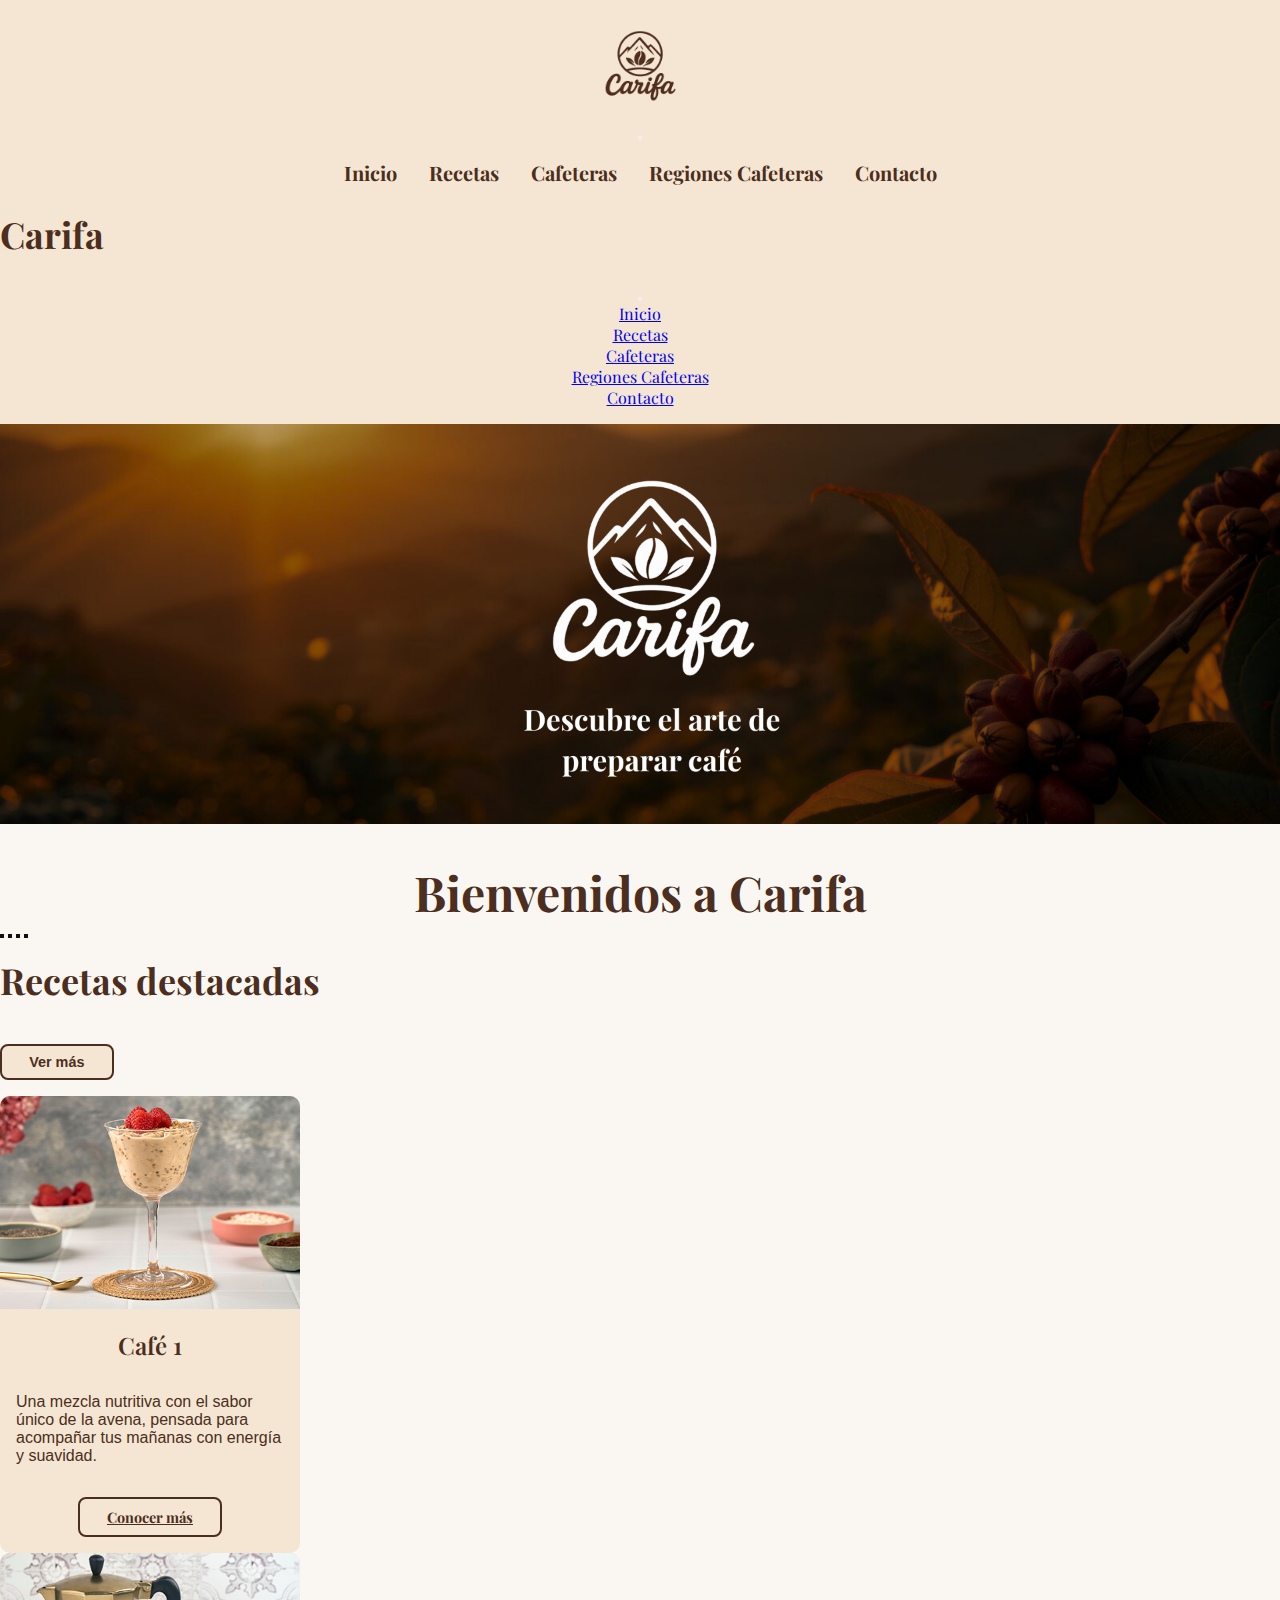
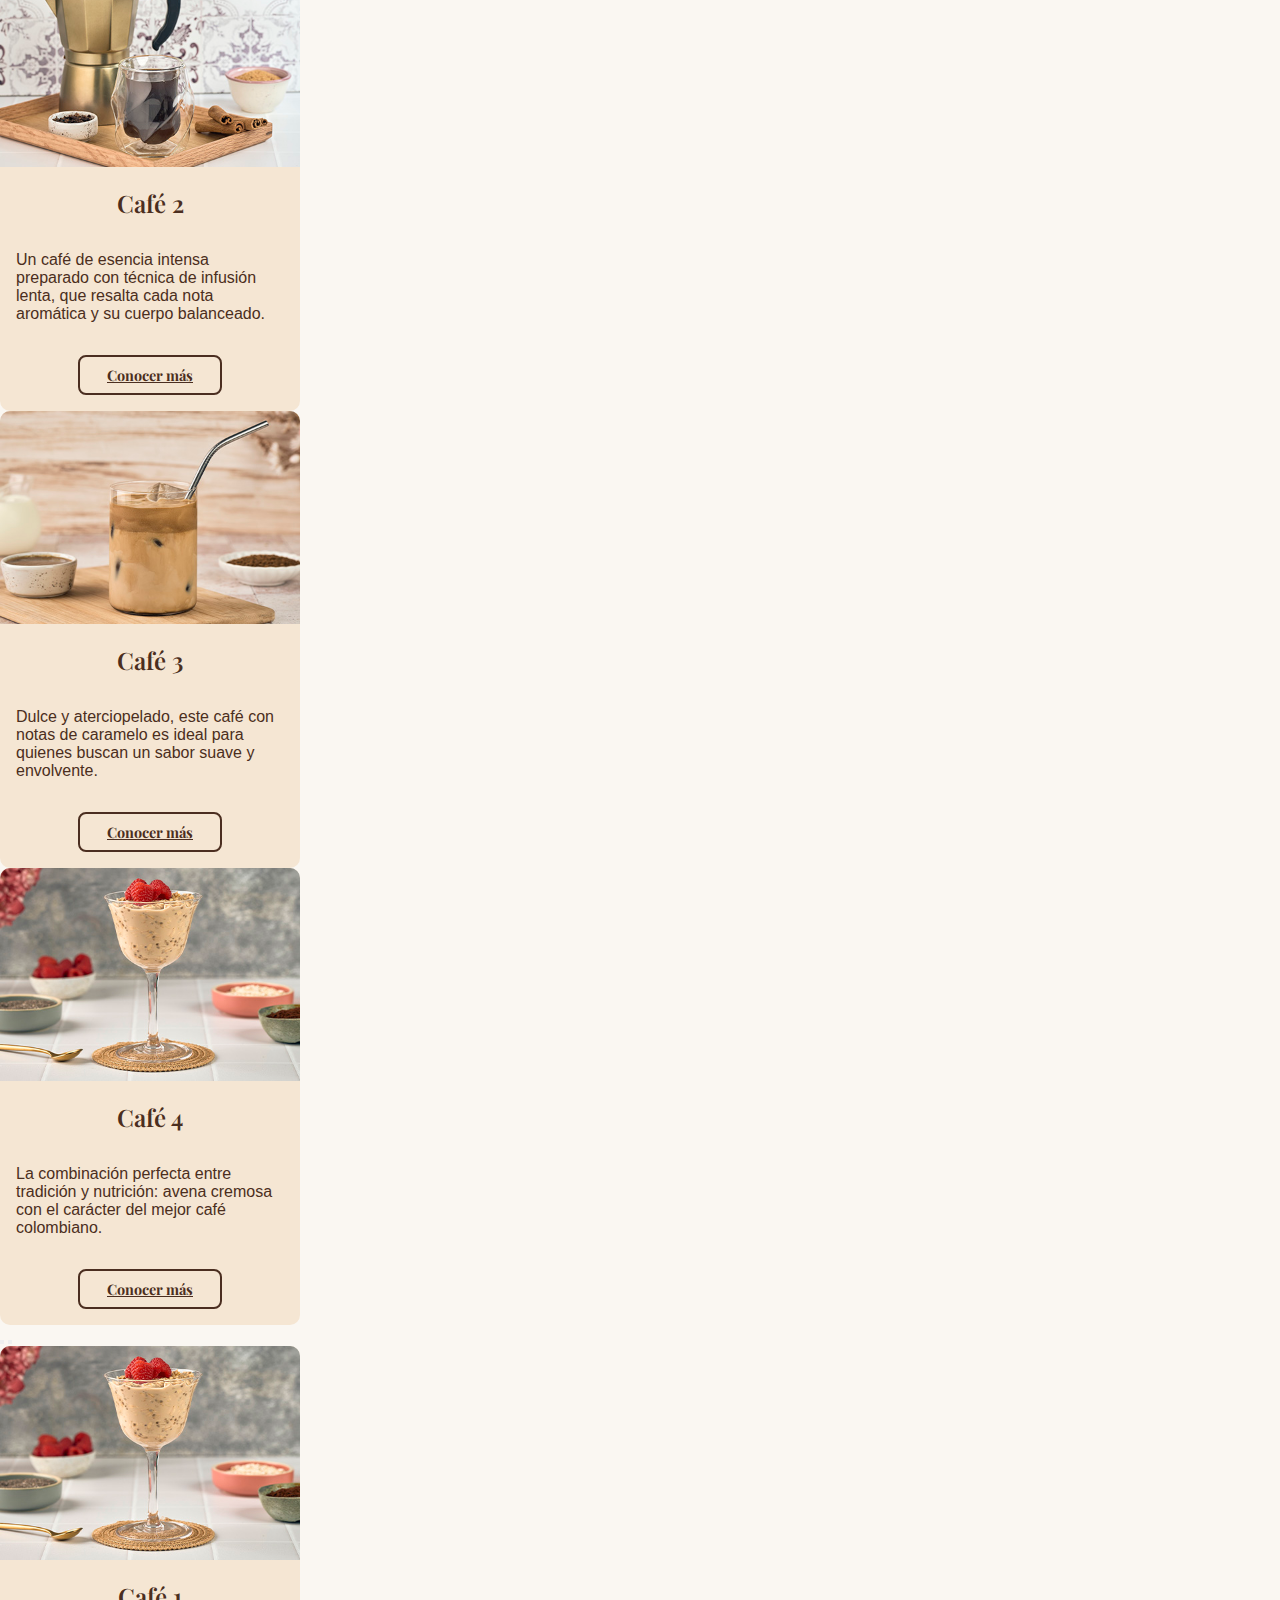
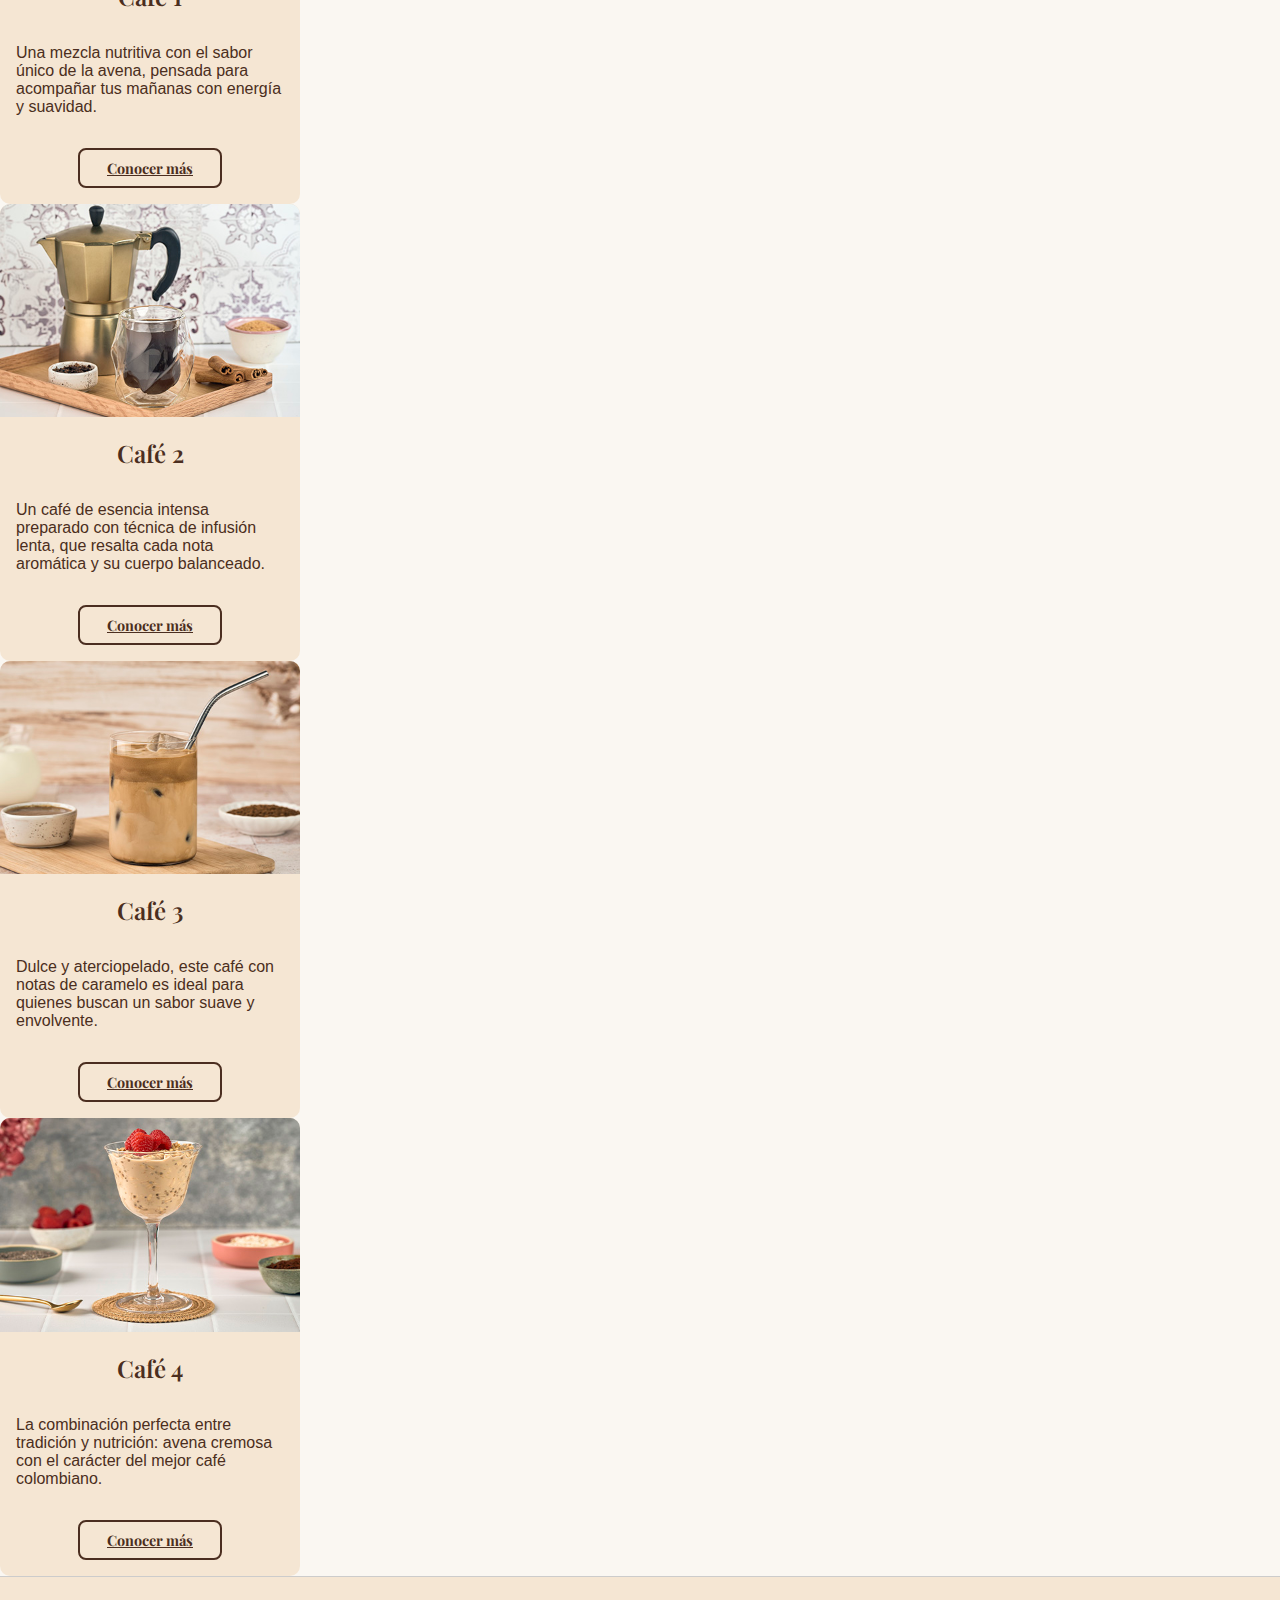
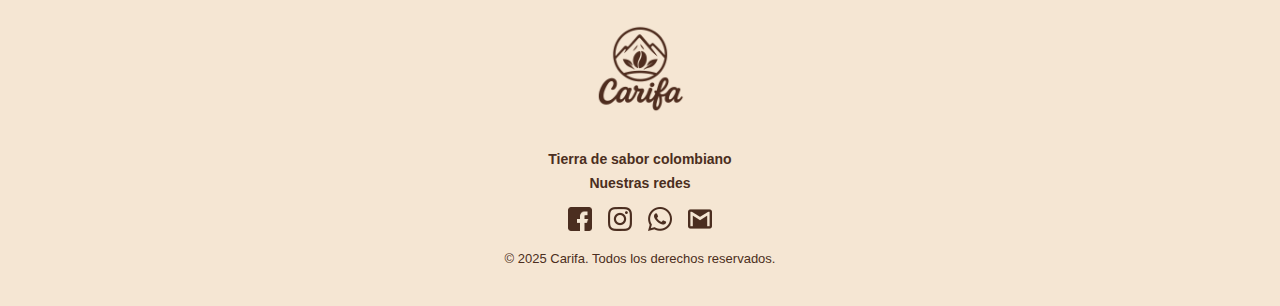
<file: index.html>
<!DOCTYPE html>
<html lang="es">
  <head>
    <meta charset="UTF-8" />
    <meta name="viewport" content="width=device-width, initial-scale=1.0" />
    <title>Carifa | Inicio </title>

    <!-- Bootstrap -->
    <link
      href="https://cdn.jsdelivr.net/npm/bootstrap@5.3.8/dist/css/bootstrap.min.css"
      rel="stylesheet"
      integrity="sha384-sRIl4kxILFvY47J16cr9ZwB07vP4J8+LH7qKQnuqkuIAvNWLzeN8tE5YBujZqJLB"
      crossorigin="anonymous"
    />

    <!-- CSS -->
    <link rel="stylesheet" href="./css/style.css" />
  </head>

  <body>
    <!-- HEADER -->
    <header>
      <nav class="navbar navbar-expand-lg bg-header">
        <div class="container-fluid">
          <!-- Logo -->
          <a class="navbar-brand" href="index.html">
            <img src="./assets/logo.png" alt="Logo de Carifa" class="img-logo" />
          </a>

          <!-- Botón hamburguesa -->
          <button
            class="navbar-toggler"
            type="button"
            data-bs-toggle="offcanvas"
            data-bs-target="#menuOffcanvas"
            aria-controls="menuOffcanvas"
          >
            <span class="navbar-toggler-icon"></span>
          </button>

          <!-- Menú normal -->
          <div class="collapse navbar-collapse d-none d-lg-block">
            <ul class="navbar-nav ms-auto mb-2 mb-lg-0">
              <li class="nav-item"><a class="nav-link fw-bold" href="index.html">Inicio</a></li>
              <li class="nav-item"><a class="nav-link fw-bold" href="./pages/recetas.html">Recetas</a></li>
              <li class="nav-item"><a class="nav-link fw-bold" href="./pages/cafeteras.html">Cafeteras</a></li>
              <li class="nav-item"><a class="nav-link fw-bold" href="./pages/regionesCafeteras.html">Regiones Cafeteras</a></li>
              <li class="nav-item"><a class="nav-link fw-bold" href="./pages/contacto.html">Contacto</a></li>
            </ul>
          </div>
        </div>
      </nav>

      <!-- Menú offcanvas -->
      <div class="offcanvas offcanvas-end" tabindex="-1" id="menuOffcanvas" aria-labelledby="menuOffcanvasLabel">
        <div class="offcanvas-header">
          <h2 class="offcanvas-title" id="menuOffcanvasLabel">Carifa</h2>
          <button type="button" class="btn-close" data-bs-dismiss="offcanvas" aria-label="Cerrar"></button>
        </div>
        <div class="offcanvas-body">
          <ul class="navbar-nav">
            <li class="nav-item"><a class="nav-link fw-bold" href="index.html">Inicio</a></li>
            <li class="nav-item"><a class="nav-link fw-bold" href="./pages/recetas.html">Recetas</a></li>
            <li class="nav-item"><a class="nav-link fw-bold" href="./pages/cafeteras.html">Cafeteras</a></li>
            <li class="nav-item"><a class="nav-link fw-bold" href="./pages/regionesCafeteras.html">Regiones Cafeteras</a></li>
            <li class="nav-item"><a class="nav-link fw-bold" href="./pages/contacto.html">Contacto</a></li>
          </ul>
        </div>
      </div>
    </header>

    <!-- MAIN -->
    <main>
      <!-- Banner -->
      <section>
        <img src="./assets/banner-index.png" alt="Banner principal de Carifa" class="banner" />
      </section>

      <!-- Título principal -->
      <section>
        <h1>Bienvenidos a Carifa</h1>
      </section>

      <!-- Sección de recetas -->
      <section>
        <div class="subtitulo d-flex justify-content-between align-items-center mb-3 px-3">
          <h2>Recetas destacadas</h2>
          <form action="">
            <button type="submit" class="btn-inicio">Ver más</button>
          </form>
        </div>

        <!-- Carrusel móvil -->
        <div class="d-flex justify-content-center d-md-none py-4 mb-2">
          <div
            id="recetasCarousel"
            class="carousel slide"
            data-bs-ride="carousel"
            data-bs-interval="4000"
            style="max-width: 320px;"
          >
            <div class="carousel-indicators">
              <button type="button" data-bs-target="#recetasCarousel" data-bs-slide-to="0" class="active"></button>
              <button type="button" data-bs-target="#recetasCarousel" data-bs-slide-to="1"></button>
              <button type="button" data-bs-target="#recetasCarousel" data-bs-slide-to="2"></button>
              <button type="button" data-bs-target="#recetasCarousel" data-bs-slide-to="3"></button>
            </div>

            <div class="carousel-inner">
              <div class="carousel-item active">
                <div class="card text-center">
                  <img src="./assets/avena-trasnochada.png" class="card-img-top" alt="Avena trasnochada" />
                  <div class="card-body">
                    <h3 class="card-title">Café 1</h3>
                    <p class="card-text">Una mezcla nutritiva con el sabor único de la avena, pensada para acompañar tus mañanas con energía y suavidad.</p>
                    <a href="#" class="btn btn-inicio btn-sm">Conocer más</a>
                  </div>
                </div>
              </div>

              <div class="carousel-item">
                <div class="card text-center">
                  <img src="./assets/cafe-infusionado.png" class="card-img-top" alt="Café infusionado" />
                  <div class="card-body">
                    <h3 class="card-title">Café 2</h3>
                    <p class="card-text">Un café de esencia intensa preparado con técnica de infusión lenta, que resalta cada nota aromática y su cuerpo balanceado.</p>
                    <a href="#" class="btn btn-inicio btn-sm">Conocer más</a>
                  </div>
                </div>
              </div>

              <div class="carousel-item">
                <div class="card text-center">
                  <img src="./assets/cremoso-caramelo.png" class="card-img-top" alt="Cremoso caramelo" />
                  <div class="card-body">
                    <h3 class="card-title">Café 3</h3>
                    <p class="card-text">Dulce y aterciopelado, este café con notas de caramelo es ideal para quienes buscan un sabor suave y envolvente.</p>
                    <a href="#" class="btn btn-inicio btn-sm">Conocer más</a>
                  </div>
                </div>
              </div>

              <div class="carousel-item">
                <div class="card text-center">
                  <img src="./assets/avena-trasnochada.png" class="card-img-top" alt="Avena trasnochada" />
                  <div class="card-body">
                    <h3 class="card-title">Café 4</h3>
                    <p class="card-text">La combinación perfecta entre tradición y nutrición: avena cremosa con el carácter del mejor café colombiano.</p>
                    <a href="#" class="btn btn-inicio btn-sm">Conocer más</a>
                  </div>
                </div>
              </div>
            </div>

            <button class="carousel-control-prev" type="button" data-bs-target="#recetasCarousel" data-bs-slide="prev">
              <span class="carousel-control-prev-icon"></span>
            </button>
            <button class="carousel-control-next" type="button" data-bs-target="#recetasCarousel" data-bs-slide="next">
              <span class="carousel-control-next-icon"></span>
            </button>
          </div>
        </div>

        <!-- Grid desktop -->
        <div class="row g-3 justify-content-center d-none d-md-flex py-4">
          <div class="col-md-2">
            <div class="card h-100 text-center">
              <img src="./assets/avena-trasnochada.png" class="card-img-top" alt="Avena trasnochada" />
              <div class="card-body">
                <h3 class="card-title">Café 1</h3>
                <p class="card-text">Una mezcla nutritiva con el sabor único de la avena, pensada para acompañar tus mañanas con energía y suavidad.</p>
                <a href="#" class="btn btn-inicio btn-sm">Conocer más</a>
              </div>
            </div>
          </div>

          <div class="col-md-2">
            <div class="card h-100 text-center">
              <img src="./assets/cafe-infusionado.png" class="card-img-top" alt="Café infusionado" />
              <div class="card-body">
                <h3 class="card-title">Café 2</h3>
                <p class="card-text">Un café de esencia intensa preparado con técnica de infusión lenta, que resalta cada nota aromática y su cuerpo balanceado.</p>
                <a href="#" class="btn btn-inicio btn-sm">Conocer más</a>
              </div>
            </div>
          </div>

          <div class="col-md-2">
            <div class="card h-100 text-center">
              <img src="./assets/cremoso-caramelo.png" class="card-img-top" alt="Cremoso caramelo" />
              <div class="card-body">
                <h3 class="card-title">Café 3</h3>
                <p class="card-text">Dulce y aterciopelado, este café con notas de caramelo es ideal para quienes buscan un sabor suave y envolvente.</p>
                <a href="#" class="btn btn-inicio btn-sm">Conocer más</a>
              </div>
            </div>
          </div>

          <div class="col-md-2">
            <div class="card h-100 text-center">
              <img src="./assets/avena-trasnochada.png" class="card-img-top" alt="Avena trasnochada" />
              <div class="card-body">
                <h3 class="card-title">Café 4</h3>
                <p class="card-text">La combinación perfecta entre tradición y nutrición: avena cremosa con el carácter del mejor café colombiano.</p>
                <a href="#" class="btn btn-inicio btn-sm">Conocer más</a>
              </div>
            </div>
          </div>
        </div>
      </section>
    </main>

    <!-- FOOTER -->
    <footer>
      <div class="container">
        <div class="row align-items-center">
          <div class="col-6 d-flex flex-column align-items-start">
            <img src="./assets/logo.png" alt="Logo Carifa" class="logo" />
            <p class="mb-0"><strong>Tierra de sabor colombiano</strong></p>
          </div>

          <div class="col-6 d-flex flex-column align-items-end">
            <p class="mb-2"><strong>Nuestras redes</strong></p>
            <ul class="d-flex gap-2 justify-content-end list-unstyled m-0">
              <li><a href="#"><img src="./assets/facebook.png" alt="Facebook" /></a></li>
              <li><a href="#"><img src="./assets/instagram.png" alt="Instagram" /></a></li>
              <li><a href="#"><img src="./assets/whatsapp.png" alt="Whatsapp" /></a></li>
              <li><a href="#"><img src="./assets/logotipo-de-gmail.png" alt="Gmail" /></a></li>
            </ul>
          </div>
        </div>

        <div class="row">
          <div class="col-12 text-center">
            <p class="copyright mb-0">&copy; 2025 Carifa. Todos los derechos reservados.</p>
          </div>
        </div>
      </div>
    </footer>

    <!-- Bootstrap JS -->
    <script
      src="https://cdn.jsdelivr.net/npm/bootstrap@5.3.8/dist/js/bootstrap.bundle.min.js"
      integrity="sha384-FKyoEForCGlyvwx9Hj09JcYn3nv7wiPVlz7YYwJrWVcXK/BmnVDxM+D2scQbITxI"
      crossorigin="anonymous"
    ></script>
  </body>
</html>
</file>
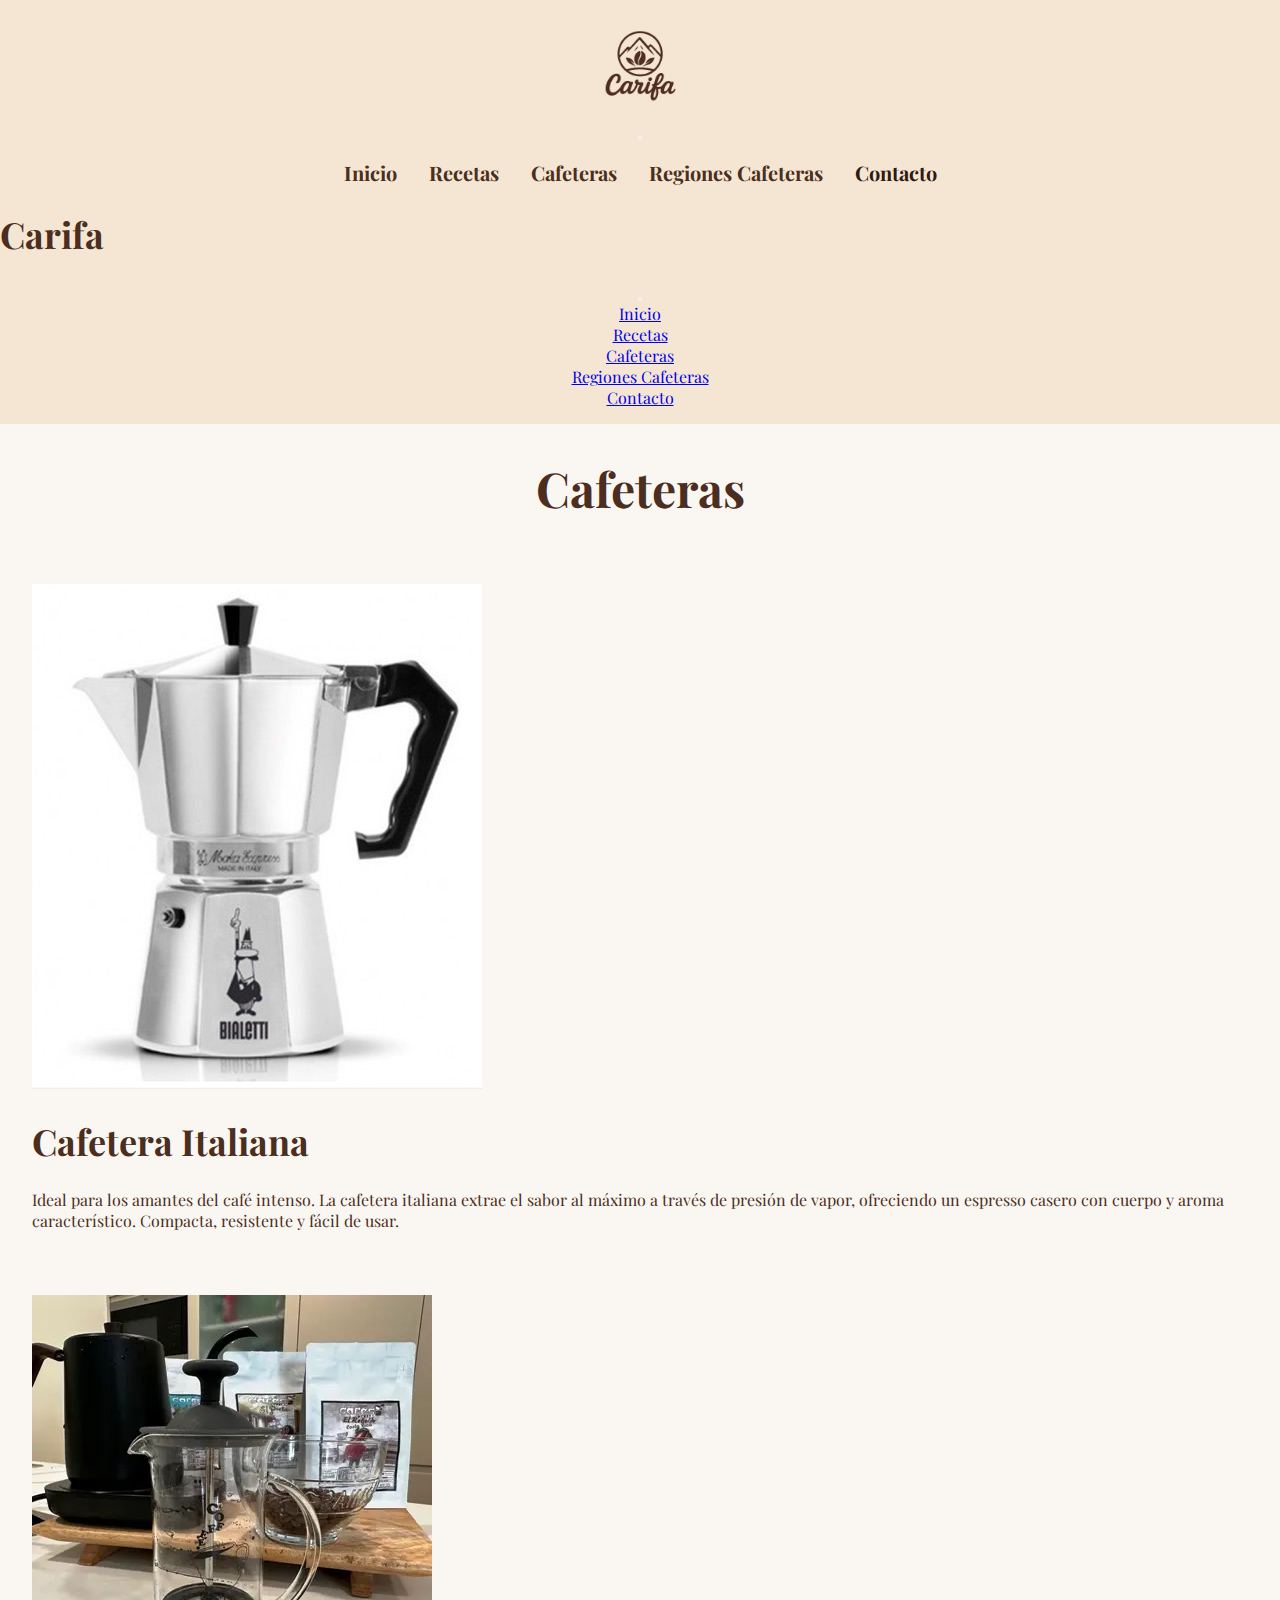
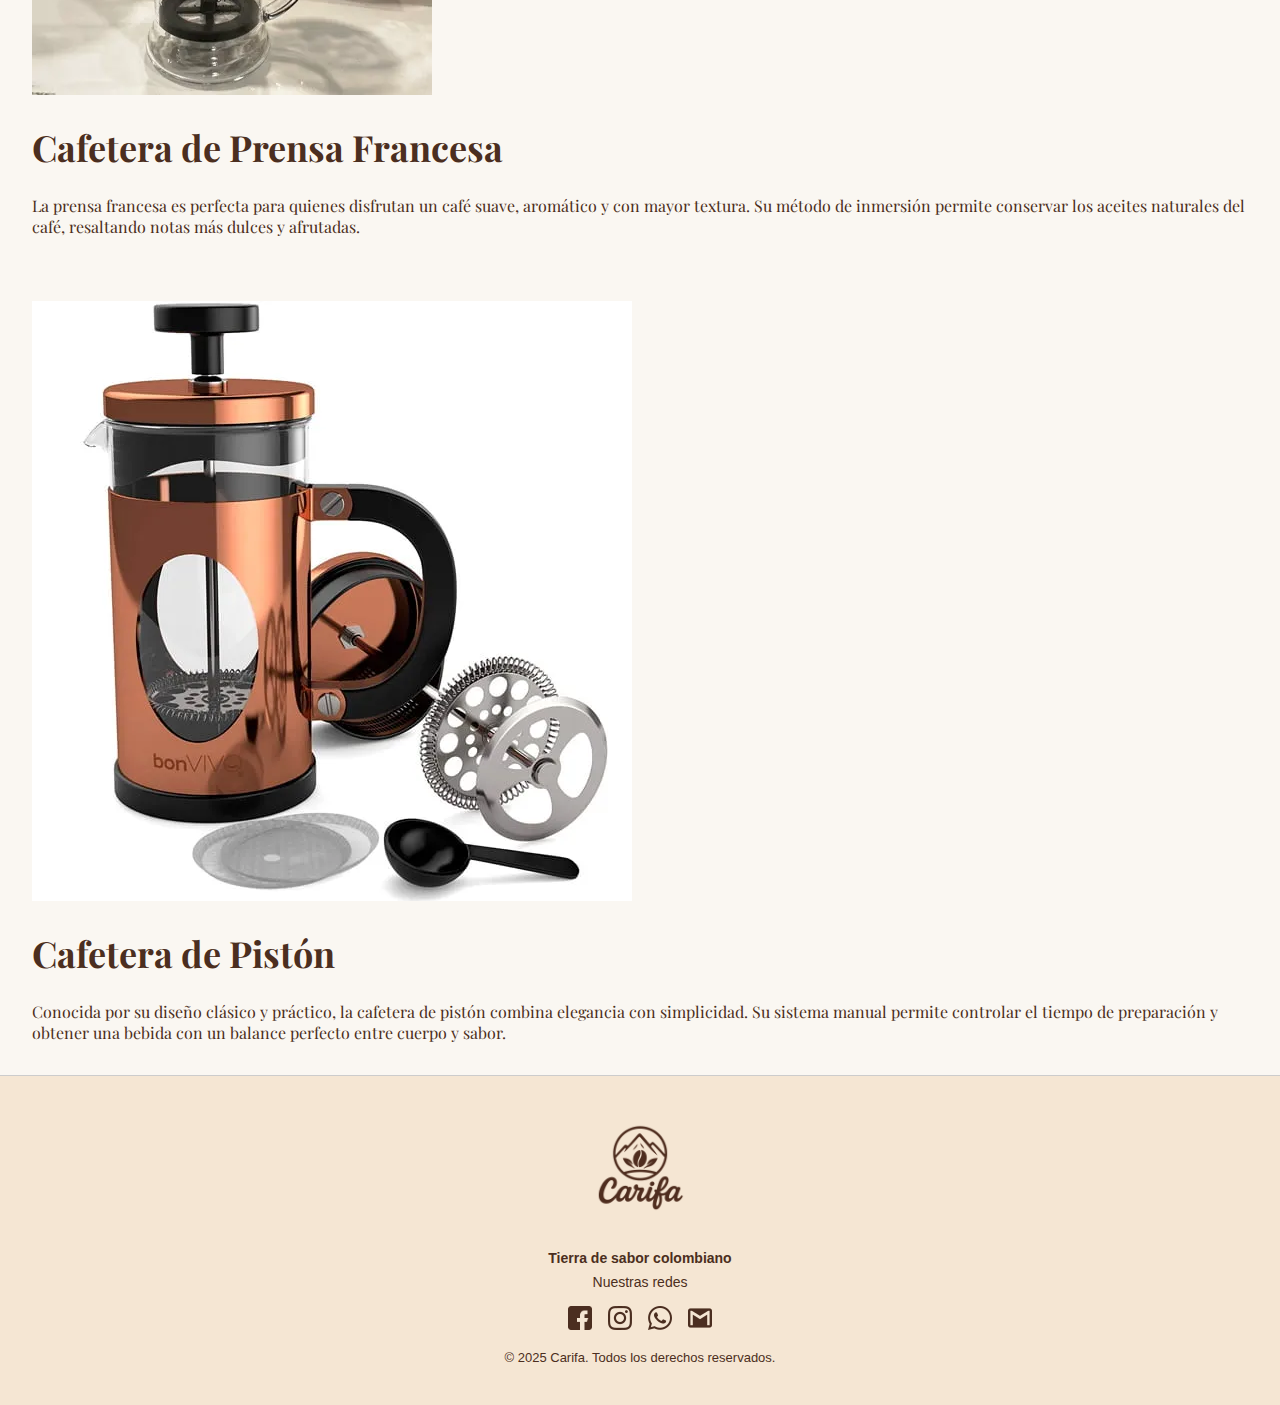
<file: pages/cafeteras.html>
<!DOCTYPE html>
<html lang="es">

<head>
  <meta charset="UTF-8">
  <meta name="viewport" content="width=device-width, initial-scale=1.0">
  <title>Regiones Cafeteras - Carifa</title>

  <!-- Bootstrap -->
  <link href="https://cdn.jsdelivr.net/npm/bootstrap@5.3.8/dist/css/bootstrap.min.css" rel="stylesheet"
    integrity="sha384-sRIl4kxILFvY47J16cr9ZwB07vP4J8+LH7qKQnuqkuIAvNWLzeN8tE5YBujZqJLB" crossorigin="anonymous">

  <!--  CSS -->
  <link rel="stylesheet" href="../css/style.css">
</head>


  <body>
    <!-- HEADER -->
    <header>
      <nav class="navbar navbar-expand-lg bg-encabezado">
        <div class="container-fluid">
          <!-- Logo -->
          <a class="navbar-brand" href="../index.html">
            <img src="../assets/logo.png" alt="Logo de Carifa" class="img-logo" />
          </a>

          <!-- Botón hamburguesa -->
          <button
            class="navbar-toggler"
            type="button"
            data-bs-toggle="offcanvas"
            data-bs-target="#menuOffcanvas"
            aria-controls="menuOffcanvas"
          >
            <span class="navbar-toggler-icon"></span>
          </button>

          <!-- Menú principal -->
          <div class="collapse navbar-collapse d-none d-lg-block">
            <ul class="navbar-nav ms-auto mb-2 mb-lg-0">
              <li class="nav-item"><a class="nav-link fw-bold" href="../index.html">Inicio</a></li>
              <li class="nav-item"><a class="nav-link fw-bold" href="recetas.html">Recetas</a></li>
              <li class="nav-item"><a class="nav-link fw-bold" href="cafeteras.html">Cafeteras</a></li>
              <li class="nav-item"><a class="nav-link fw-bold" href="regionesCafeteras.html">Regiones Cafeteras</a></li>
              <li class="nav-item"><a class="nav-link fw-bold active" href="contacto.html">Contacto</a></li>
            </ul>
          </div>
        </div>
      </nav>

      <!-- Menú móvil -->
      <div class="offcanvas offcanvas-end" tabindex="-1" id="menuOffcanvas" aria-labelledby="menuOffcanvasLabel">
        <div class="offcanvas-header">
          <h2 class="offcanvas-title fs-4" id="menuOffcanvasLabel">Carifa</h2>
          <button type="button" class="btn-close" data-bs-dismiss="offcanvas" aria-label="Cerrar"></button>
        </div>
        <div class="offcanvas-body">
          <ul class="navbar-nav">
            <li class="nav-item"><a class="nav-link fw-bold" href="../index.html">Inicio</a></li>
            <li class="nav-item"><a class="nav-link fw-bold" href="recetas.html">Recetas</a></li>
            <li class="nav-item"><a class="nav-link fw-bold" href="cafeteras.html">Cafeteras</a></li>
            <li class="nav-item"><a class="nav-link fw-bold" href="regionesCafeteras.html">Regiones Cafeteras</a></li>
            <li class="nav-item"><a class="nav-link fw-bold active" href="contacto.html">Contacto</a></li>
          </ul>
        </div>
      </div>
    </header>


    <!-- MAIN -->
    <main class="container my-5">
      <h1 class="mb-5">Cafeteras</h1>

      <!-- Cafetera Italiana -->
      <section class="row align-items-center mb-5 cafetera-back">
        <div class="col-md-6 text-center p-0">
          <img src="../assets/cafetera-italiana.png" alt="Cafetera italiana" class="img-fluid rounded" />
        </div>
        <div class="col-md-6">
          <h2>Cafetera Italiana</h2>
          <p>
            Ideal para los amantes del café intenso. La cafetera italiana extrae el sabor al máximo a través de presión de
            vapor, ofreciendo un espresso casero con cuerpo y aroma característico. Compacta, resistente y fácil de usar.
          </p>
        </div>
      </section>

      <!-- Cafetera Francesa -->
      <section class="row align-items-center mb-5 flex-md-row-reverse cafetera-back">
        <div class="col-md-6 text-center p-0">
          <img src="../assets/prensa-francesa.png" alt="Cafetera de prensa francesa" class="img-fluid rounded" />
        </div>
        <div class="col-md-6">
          <h2>Cafetera de Prensa Francesa</h2>
          <p>
            La prensa francesa es perfecta para quienes disfrutan un café suave, aromático y con mayor textura. Su método de
            inmersión permite conservar los aceites naturales del café, resaltando notas más dulces y afrutadas.
          </p>
        </div>
      </section>

      <!-- Cafetera de Pistón -->
      <section class="row align-items-center mb-5 cafetera-back">
        <div class="col-md-6 text-center p-0">
          <img src="../assets/cafetera-piston.png" alt="Cafetera de pistón" class="img-fluid rounded" />
        </div>
        <div class="col-md-6">
          <h2>Cafetera de Pistón</h2>
          <p>
            Conocida por su diseño clásico y práctico, la cafetera de pistón combina elegancia con simplicidad. Su sistema
            manual permite controlar el tiempo de preparación y obtener una bebida con un balance perfecto entre cuerpo y sabor.
          </p>
        </div>
      </section>
    </main>

    <!-- FOOTER -->
    <footer>
      <div class="container">
        <div class="row align-items-center">
          <div class="col-6 d-flex flex-column align-items-start">
            <img src="../assets/logo.png" alt="Logo Carifa" class="logo" />
            <p class="slogan mb-0"><strong>Tierra de sabor colombiano</strong></p>
          </div>

          <div class="col-6 d-flex flex-column align-items-end">
            <p class="fw-bold mb-2">Nuestras redes</p>
            <ul class="d-flex gap-2 justify-content-end list-unstyled m-0">
              <li><a href="#"><img src="../assets/facebook.png" alt="Facebook" /></a></li>
              <li><a href="#"><img src="../assets/instagram.png" alt="Instagram" /></a></li>
              <li><a href="#"><img src="../assets/whatsapp.png" alt="Whatsapp" /></a></li>
              <li><a href="#"><img src="../assets/logotipo-de-gmail.png" alt="Gmail" /></a></li>
            </ul>
          </div>
        </div>

        <div class="row">
          <div class="col-12 text-center">
            <p class="copyright mb-0">&copy; 2025 Carifa. Todos los derechos reservados.</p>
          </div>
        </div>
      </div>
    </footer>

    <!-- Bootstrap JS -->
    <script
      src="https://cdn.jsdelivr.net/npm/bootstrap@5.3.8/dist/js/bootstrap.bundle.min.js"
      integrity="sha384-FKyoEForCGlyvwx9Hj09JcYn3nv7wiPVlz7YYwJrWVcXK/BmnVDxM+D2scQbITxI"
      crossorigin="anonymous"
    ></script>
  </body>
</html>
</file>
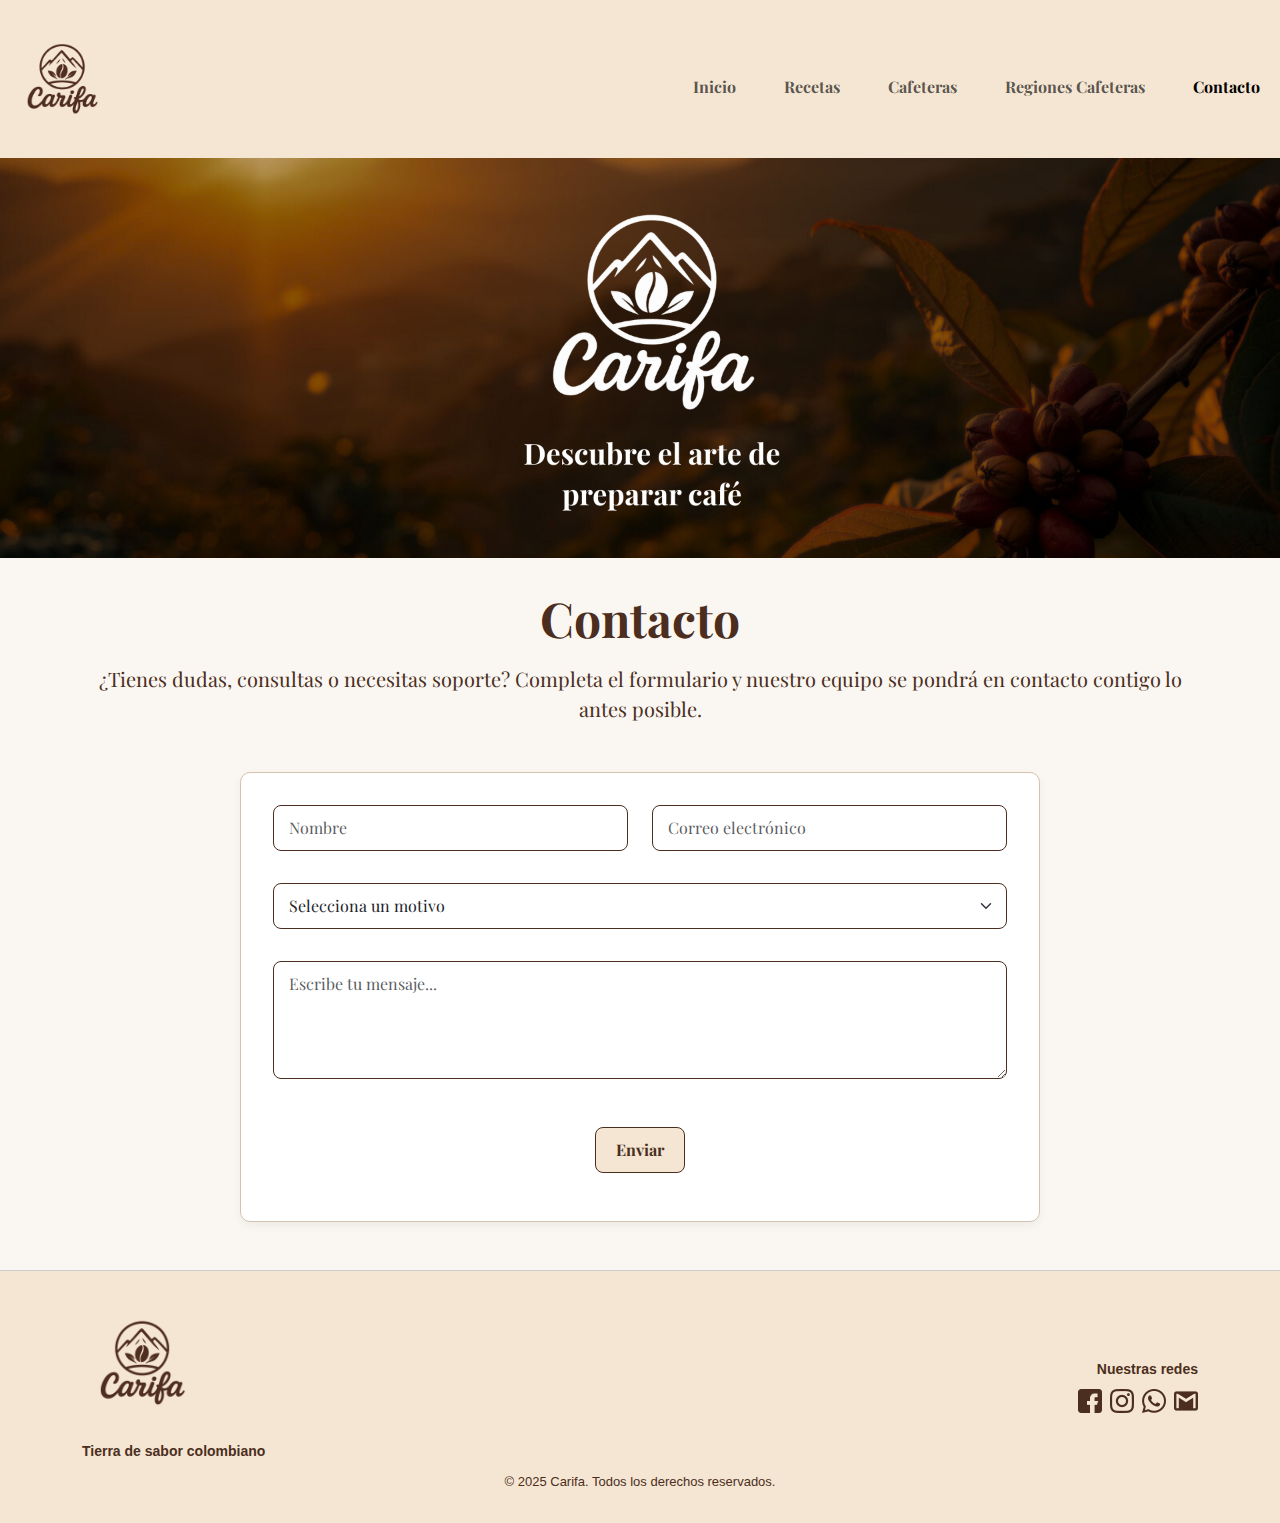
<file: pages/contacto.html>
<!DOCTYPE html>
<html lang="es">
  <head>
    <meta charset="UTF-8" />
    <meta name="viewport" content="width=device-width, initial-scale=1.0" />
    <title>Contacto - Carifa</title>

    <!-- Bootstrap -->
    <link
      href="https://cdn.jsdelivr.net/npm/bootstrap@5.3.8/dist/css/bootstrap.min.css"
      rel="stylesheet"
      crossorigin="anonymous"
    />

    <!-- CSS principal -->
    <link rel="stylesheet" href="../css/style.css" />
  </head>

  <body>
    <!-- HEADER -->
    <header>
      <nav class="navbar navbar-expand-lg bg-encabezado">
        <div class="container-fluid">
          <!-- Logo -->
          <a class="navbar-brand" href="../index.html">
            <img src="../assets/logo.png" alt="Logo de Carifa" class="img-logo" />
          </a>

          <!-- Botón hamburguesa -->
          <button
            class="navbar-toggler"
            type="button"
            data-bs-toggle="offcanvas"
            data-bs-target="#menuOffcanvas"
            aria-controls="menuOffcanvas"
          >
            <span class="navbar-toggler-icon"></span>
          </button>

          <!-- Menú principal -->
          <div class="collapse navbar-collapse d-none d-lg-block">
            <ul class="navbar-nav ms-auto mb-2 mb-lg-0">
              <li class="nav-item"><a class="nav-link fw-bold" href="../index.html">Inicio</a></li>
              <li class="nav-item"><a class="nav-link fw-bold" href="recetas.html">Recetas</a></li>
              <li class="nav-item"><a class="nav-link fw-bold" href="cafeteras.html">Cafeteras</a></li>
              <li class="nav-item"><a class="nav-link fw-bold" href="regionesCafeteras.html">Regiones Cafeteras</a></li>
              <li class="nav-item"><a class="nav-link fw-bold active" href="contacto.html">Contacto</a></li>
            </ul>
          </div>
        </div>
      </nav>

      <!-- Menú móvil -->
      <div class="offcanvas offcanvas-end" tabindex="-1" id="menuOffcanvas" aria-labelledby="menuOffcanvasLabel">
        <div class="offcanvas-header">
          <h2 class="offcanvas-title fs-4" id="menuOffcanvasLabel">Carifa</h2>
          <button type="button" class="btn-close" data-bs-dismiss="offcanvas" aria-label="Cerrar"></button>
        </div>
        <div class="offcanvas-body">
          <ul class="navbar-nav">
            <li class="nav-item"><a class="nav-link fw-bold" href="../index.html">Inicio</a></li>
            <li class="nav-item"><a class="nav-link fw-bold" href="recetas.html">Recetas</a></li>
            <li class="nav-item"><a class="nav-link fw-bold" href="cafeteras.html">Cafeteras</a></li>
            <li class="nav-item"><a class="nav-link fw-bold" href="regionesCafeteras.html">Regiones Cafeteras</a></li>
            <li class="nav-item"><a class="nav-link fw-bold active" href="contacto.html">Contacto</a></li>
          </ul>
        </div>
      </div>
    </header>

    <!-- MAIN -->
    <main>
        <section class="contacto text-center">
            <!-- Banner -->
            <section>
                <img src="../assets/banner-index.png" alt="Banner principal de Carifa" class="banner" />
            </section>
            <section class="container">
                            <!-- Título y descripción -->
                    <div class="descripcion-contacto mb-4">
                    <h1 class="mb-3">Contacto</h1>
                    <p class="lead">
                        ¿Tienes dudas, consultas o necesitas soporte? Completa el formulario y nuestro equipo se pondrá en contacto contigo lo antes posible.
                    </p>
                    </div>

                    <!-- Formulario -->
                    <section aria-labelledby="formularioContacto">
                    <h2 id="formularioContacto" class="visually-hidden">Formulario de contacto</h2>
                        <form action="#" method="post" class="form-contacto">
                            <div class="row mb-3">
                            <div class="col-md-6 mb-3 mb-md-0">
                                <input type="text" name="nombre" class="form-control" placeholder="Nombre" required />
                            </div>
                            <div class="col-md-6">
                                <input type="email" name="email" class="form-control" placeholder="Correo electrónico" required />
                            </div>
                            </div>

                            <div class="mb-3">
                            <select name="motivo" class="form-select" required>
                                <option value="">Selecciona un motivo</option>
                                <option value="consulta">Consulta</option>
                                <option value="soporte">Soporte</option>
                                <option value="otro">Otro</option>
                            </select>
                            </div>

                            <div class="mb-3">
                            <textarea name="mensaje" class="form-control" rows="4" placeholder="Escribe tu mensaje..." required></textarea>
                            </div>

                            <div class="d-grid">
                            <button type="submit" class="btn btn-inicio btn-lg">Enviar</button>
                            </div>
                        </form>
                    </section>
                </section>
        </section>

    </main>

    <!-- FOOTER -->
    <footer>
      <div class="container">
        <div class="row align-items-center">
          <div class="col-6 d-flex flex-column align-items-start">
            <img src="../assets/logo.png" alt="Logo Carifa" class="logo" />
            <p class="slogan mb-0"><strong>Tierra de sabor colombiano</strong></p>
          </div>

          <div class="col-6 d-flex flex-column align-items-end">
            <p class="fw-bold mb-2">Nuestras redes</p>
            <ul class="d-flex gap-2 justify-content-end list-unstyled m-0">
              <li><a href="#"><img src="../assets/facebook.png" alt="Facebook" /></a></li>
              <li><a href="#"><img src="../assets/instagram.png" alt="Instagram" /></a></li>
              <li><a href="#"><img src="../assets/whatsapp.png" alt="Whatsapp" /></a></li>
              <li><a href="#"><img src="../assets/logotipo-de-gmail.png" alt="Gmail" /></a></li>
            </ul>
          </div>
        </div>

        <div class="row">
          <div class="col-12 text-center">
            <p class="copyright mb-0">&copy; 2025 Carifa. Todos los derechos reservados.</p>
          </div>
        </div>
      </div>
    </footer>

    <!-- Bootstrap JS -->
    <script
      src="https://cdn.jsdelivr.net/npm/bootstrap@5.3.8/dist/js/bootstrap.bundle.min.js"
      crossorigin="anonymous"
    ></script>
  </body>
</html>
</file>
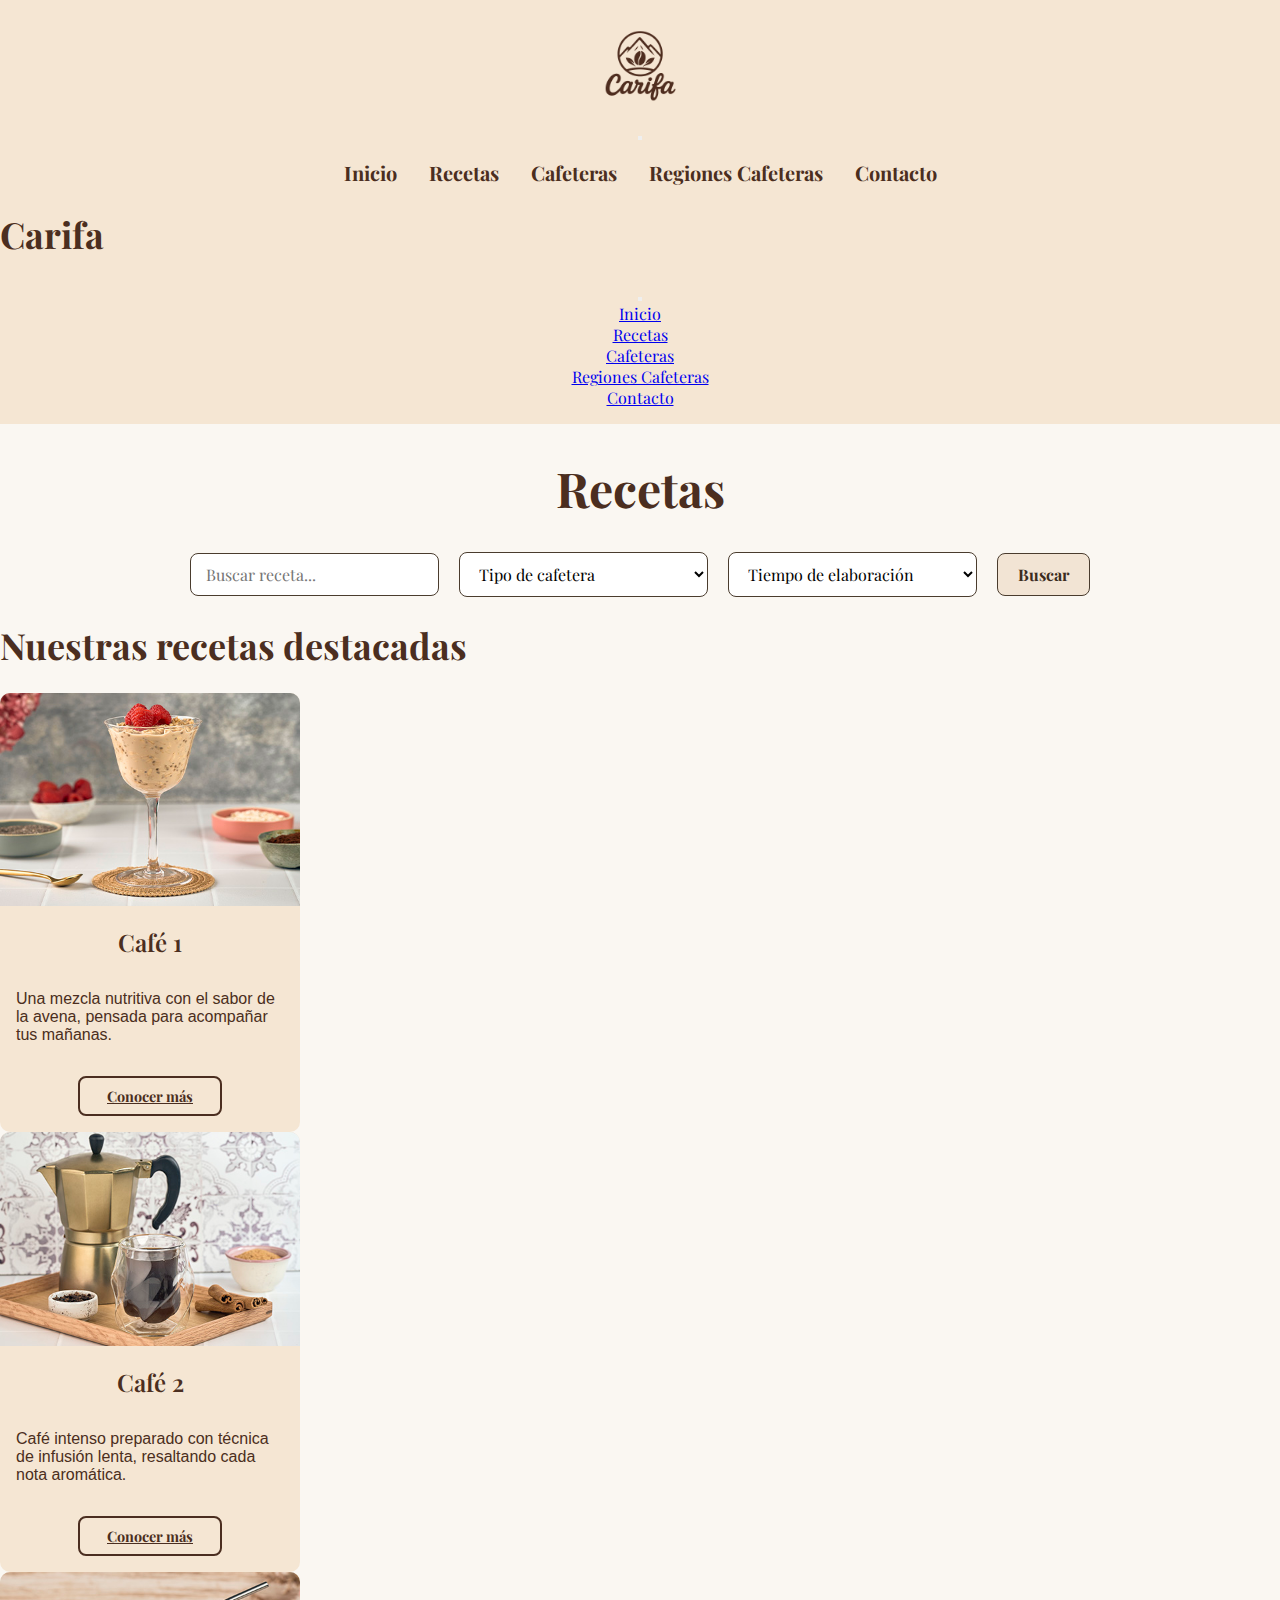
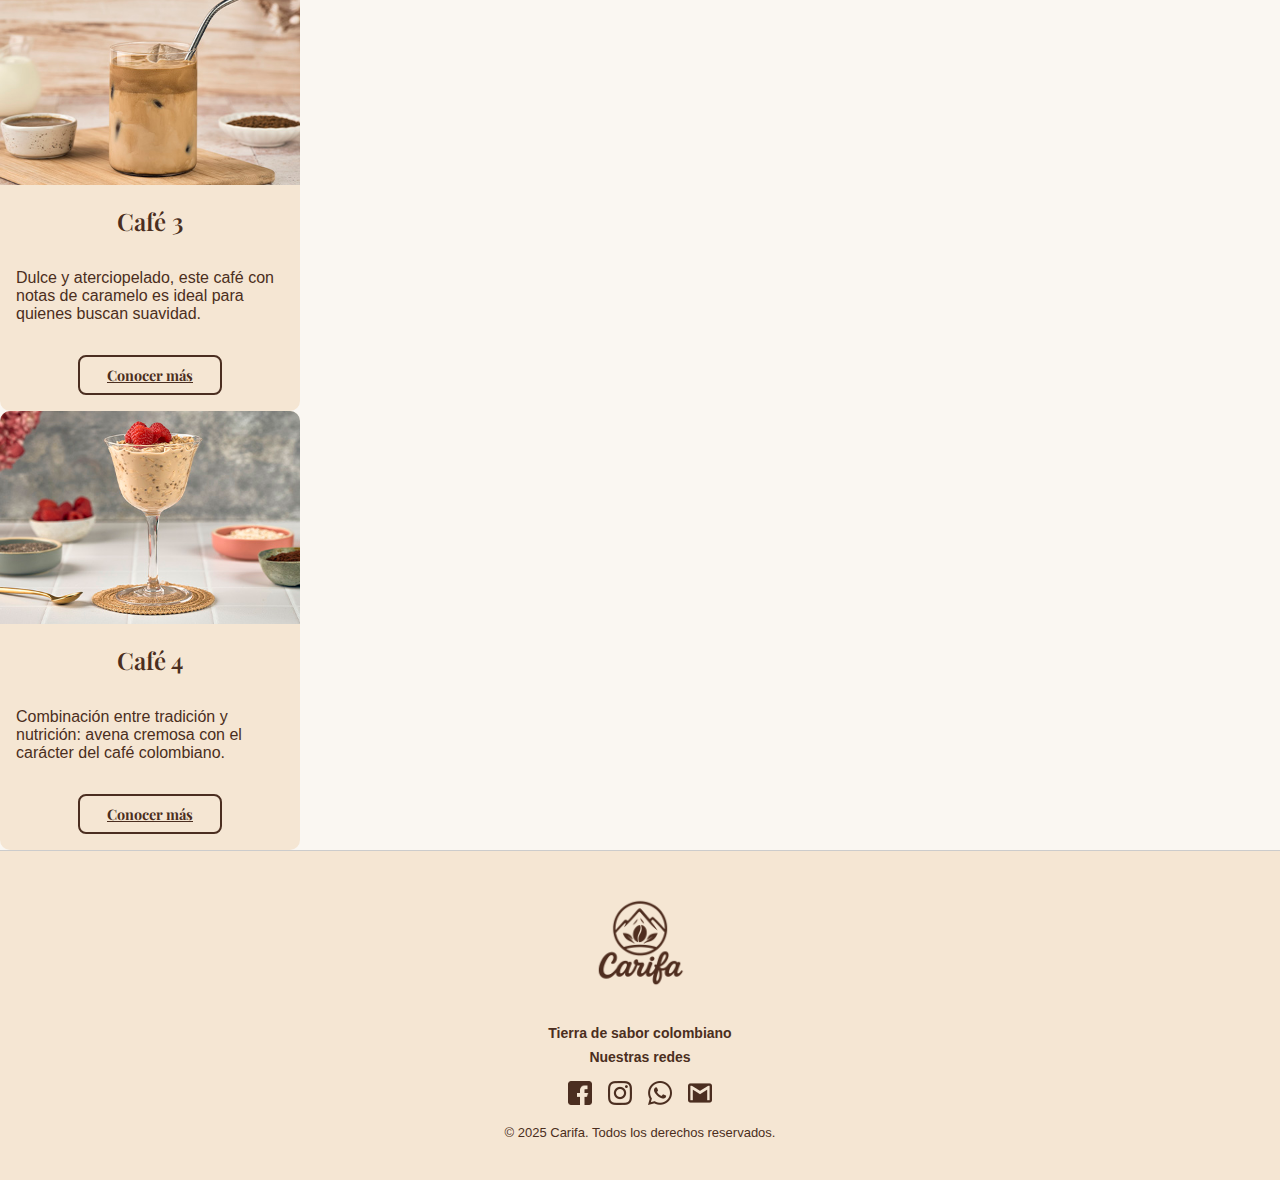
<file: pages/recetas.html>
<!DOCTYPE html>
<html lang="es">

<head>
  <meta charset="UTF-8">
  <meta name="viewport" content="width=device-width, initial-scale=1.0">
  <title>Recetas | Carifa</title>

  <!-- Bootstrap -->
  <link href="https://cdn.jsdelivr.net/npm/bootstrap@5.3.8/dist/css/bootstrap.min.css" rel="stylesheet"
    integrity="sha384-sRIl4kxILFvY47J16cr9ZwB07vP4J8+LH7qKQnuqkuIAvNWLzeN8tE5YBujZqJLB" crossorigin="anonymous">
  <!--  CSS -->
  <link rel="stylesheet" href="../css/style.css">
</head>

<body>
  <!-- HEADER -->
  <header>
    <nav class="navbar navbar-expand-lg custom-navbar">
      <div class="container-fluid">
        <!-- Logo -->
        <a class="navbar-brand" href="../index.html">
          <img src="../assets/logo.png" alt="Logo de Carifa" class="img-logo">
        </a>

        <!-- Botón hamburguesa -->
        <button class="navbar-toggler" type="button" data-bs-toggle="offcanvas" data-bs-target="#menuOffcanvas"
          aria-controls="menuOffcanvas">
          <span class="navbar-toggler-icon"></span>
        </button>

        <!-- Menú normal -->
        <div class="collapse navbar-collapse d-none d-lg-block">
          <ul class="navbar-nav ms-auto mb-2 mb-lg-0">
            <li class="nav-item"><a class="nav-link fw-bold" href="../index.html">Inicio</a></li>
            <li class="nav-item"><a class="nav-link fw-bold" href="recetas.html">Recetas</a></li>
            <li class="nav-item"><a class="nav-link fw-bold" href="cafeteras.html">Cafeteras</a></li>
            <li class="nav-item"><a class="nav-link fw-bold" href="regionesCafeteras.html">Regiones Cafeteras</a></li>
            <li class="nav-item"><a class="nav-link fw-bold" href="contacto.html">Contacto</a></li>
          </ul>
        </div>
      </div>
    </nav>

    <!-- Menú offcanvas -->
    <div class="offcanvas offcanvas-end" tabindex="-1" id="menuOffcanvas" aria-labelledby="menuOffcanvasLabel">
      <div class="offcanvas-header">
        <h2 class="offcanvas-title" id="menuOffcanvasLabel">Carifa</h2>
        <button type="button" class="btn-close" data-bs-dismiss="offcanvas" aria-label="Cerrar"></button>
      </div>
      <div class="offcanvas-body">
        <ul class="navbar-nav">
          <li class="nav-item"><a class="nav-link fw-bold" href="../index.html">Inicio</a></li>
          <li class="nav-item"><a class="nav-link fw-bold" href="recetas.html">Recetas</a></li>
          <li class="nav-item"><a class="nav-link fw-bold" href="cafeteras.html">Cafeteras</a></li>
          <li class="nav-item"><a class="nav-link fw-bold" href="regionesCafeteras.html">Regiones Cafeteras</a></li>
          <li class="nav-item"><a class="nav-link fw-bold" href="contacto.html">Contacto</a></li>
        </ul>
      </div>
    </div>
  </header>

  <!-- MAIN -->
  <main class="py-4">
    <!-- Título principal -->
    <h1 class="text-center mb-4">Recetas</h1>

    <!-- Filtros -->
    <section class="filters container mb-4">
        <form>
            <input type="text" placeholder="Buscar receta..." />
            
            <select>
                <option>Tipo de cafetera</option>
                <option>Espresso</option>
                <option>Prensa francesa</option>
                <option>Italiana</option>
            </select>
            
            <select>
                <option>Tiempo de elaboración</option>
                <option>Rápido (5 min)</option>
                <option>Medio (10-15 min)</option>
                <option>Lento (20+ min)</option>
            </select>
            
            <button type="submit">Buscar</button>
        </form>
    </section>

    <!-- Cards de recetas -->
    <section class="container">
      <h2 class="mb-3">Nuestras recetas destacadas</h2>
      <div class="row g-4">
        <div class="col-12 col-md-6 col-lg-3">
          <div class="card text-center">
            <img src="../assets/avena-trasnochada.png" class="card-img-top" alt="Avena trasnochada">
            <div class="card-body">
              <h3 class="card-title">Café 1</h3>
              <p>Una mezcla nutritiva con el sabor de la avena, pensada para acompañar tus mañanas.</p>
              <a href="#" class="btn btn-inicio btn-sm">Conocer más</a>
            </div>
          </div>
        </div>

        <div class="col-12 col-md-6 col-lg-3">
          <div class="card text-center">
            <img src="../assets/cafe-infusionado.png" class="card-img-top" alt="Café infusionado">
            <div class="card-body">
              <h3 class="card-title">Café 2</h3>
              <p>Café intenso preparado con técnica de infusión lenta, resaltando cada nota aromática.</p>
              <a href="#" class="btn btn-inicio btn-sm">Conocer más</a>
            </div>
          </div>
        </div>

        <div class="col-12 col-md-6 col-lg-3">
          <div class="card text-center">
            <img src="../assets/cremoso-caramelo.png" class="card-img-top" alt="Cremoso caramelo">
            <div class="card-body">
              <h3 class="card-title">Café 3</h3>
              <p>Dulce y aterciopelado, este café con notas de caramelo es ideal para quienes buscan suavidad.</p>
              <a href="#" class="btn btn-inicio btn-sm">Conocer más</a>
            </div>
          </div>
        </div>

        <div class="col-12 col-md-6 col-lg-3">
          <div class="card text-center">
            <img src="../assets/avena-trasnochada.png" class="card-img-top" alt="Avena trasnochada">
            <div class="card-body">
              <h3 class="card-title">Café 4</h3>
              <p >Combinación entre tradición y nutrición: avena cremosa con el carácter del café colombiano.</p>
              <a href="#" class="btn btn-inicio btn-sm">Conocer más</a>
            </div>
          </div>
        </div>
      </div>
    </section>
  </main>

  <!-- FOOTER -->
  <footer>
    <div class="container">
      <div class="row align-items-center">
        <div class="col-6 d-flex flex-column align-items-start">
          <img src="../assets/logo.png" alt="Logo Carifa" class="logo">
          <p class="mb-0"><strong>Tierra de sabor colombiano</strong></p>
        </div>

        <div class="col-6 d-flex flex-column align-items-end">
          <p class="mb-2"><strong>Nuestras redes</strong></p>
          <ul class="d-flex gap-2 justify-content-end list-unstyled m-0">
            <li><a href="#"><img src="../assets/facebook.png" alt="Facebook"></a></li>
            <li><a href="#"><img src="../assets/instagram.png" alt="Instagram"></a></li>
            <li><a href="#"><img src="../assets/whatsapp.png" alt="Whatsapp"></a></li>
            <li><a href="#"><img src="../assets/logotipo-de-gmail.png" alt="Gmail"></a></li>
          </ul>
        </div>
      </div>

      <div class="row">
        <div class="col-12 text-center">
          <p class="copyright mb-0">&copy; 2025 Carifa. Todos los derechos reservados.</p>
        </div>
      </div>
    </div>
  </footer>

  <!-- Bootstrap -->
  <script src="https://cdn.jsdelivr.net/npm/bootstrap@5.3.8/dist/js/bootstrap.bundle.min.js"
    integrity="sha384-FKyoEForCGlyvwx9Hj09JcYn3nv7wiPVlz7YYwJrWVcXK/BmnVDxM+D2scQbITxI" crossorigin="anonymous"></script>
</body>

</html>
</file>
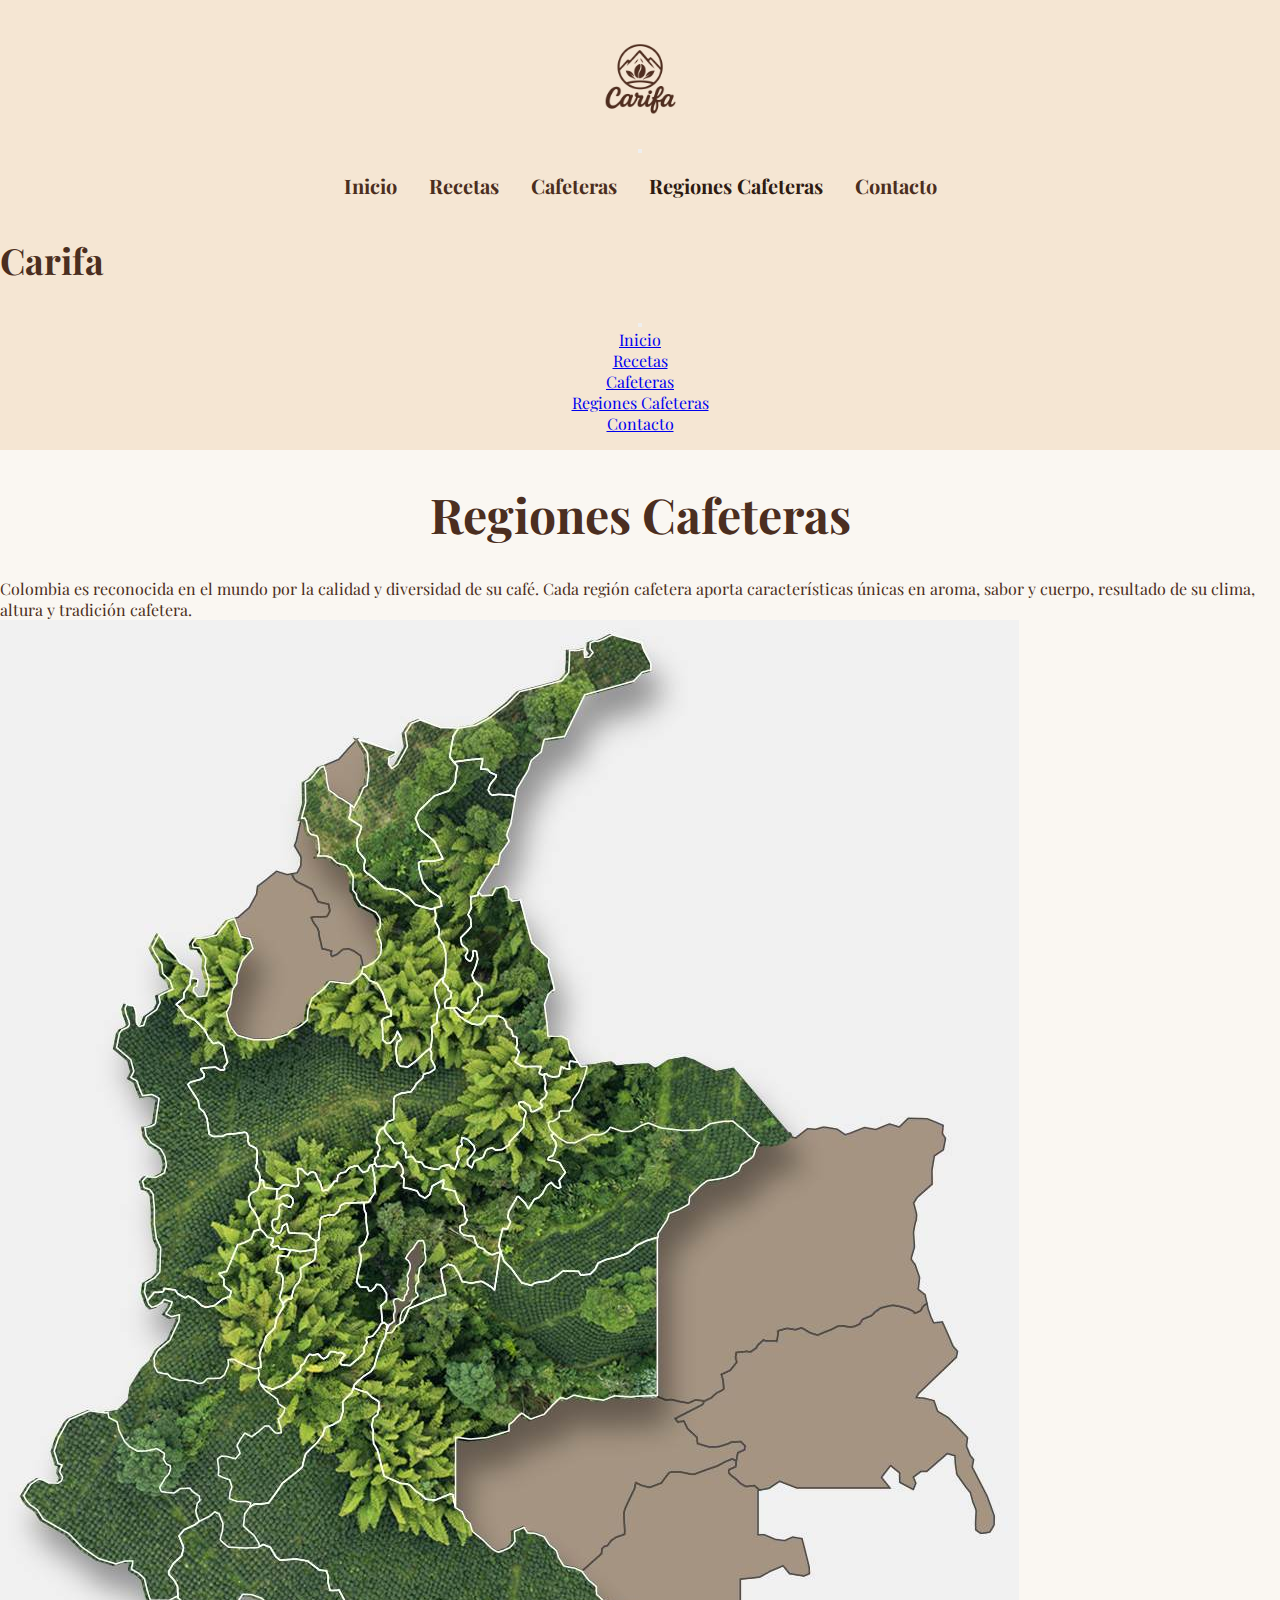
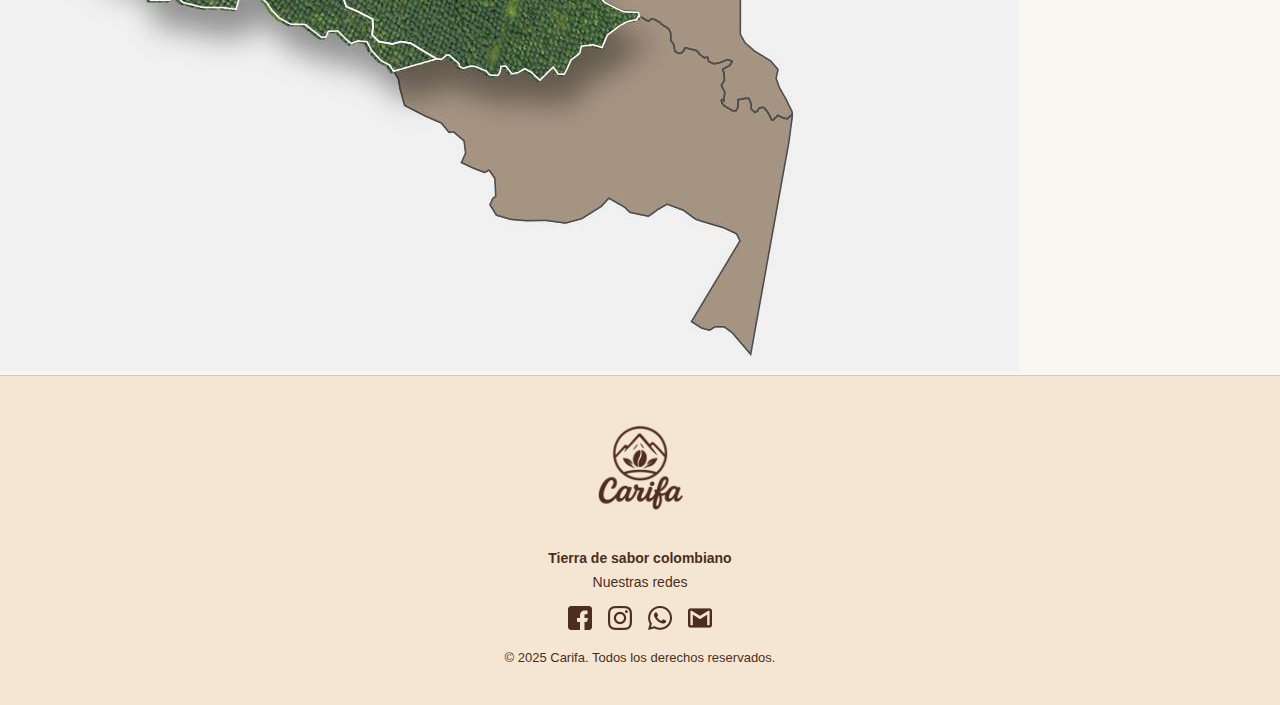
<file: pages/regionesCafeteras.html>
<!DOCTYPE html>
<html lang="es">

<head>
  <meta charset="UTF-8">
  <meta name="viewport" content="width=device-width, initial-scale=1.0">
  <title>Regiones Cafeteras - Carifa</title>

  <!-- Bootstrap -->
  <link href="https://cdn.jsdelivr.net/npm/bootstrap@5.3.8/dist/css/bootstrap.min.css" rel="stylesheet"
    integrity="sha384-sRIl4kxILFvY47J16cr9ZwB07vP4J8+LH7qKQnuqkuIAvNWLzeN8tE5YBujZqJLB" crossorigin="anonymous">

  <!--  CSS -->
  <link rel="stylesheet" href="../css/style.css">
</head>

<body>
  <!-- Encabezado -->
  <header>
    <nav class="navbar navbar-expand-lg nav-carifa">
      <div class="container-fluid">
        <!-- Logo -->
        <a class="navbar-brand" href="../index.html">
          <img src="../assets/logo.png" alt="Logo de Carifa" class="img-logo">
        </a>

        <!-- Botón hamburguesa -->
        <button class="navbar-toggler" type="button" data-bs-toggle="offcanvas" data-bs-target="#menuOffcanvas"
          aria-controls="menuOffcanvas">
          <span class="navbar-toggler-icon"></span>
        </button>

        <!-- Menú en pantallas grandes -->
        <div class="collapse navbar-collapse d-none d-lg-block">
          <ul class="navbar-nav ms-auto mb-2 mb-lg-0">
            <li class="nav-item"><a class="nav-link fw-bold" href="../index.html">Inicio</a></li>
            <li class="nav-item"><a class="nav-link fw-bold" href="recetas.html">Recetas</a></li>
            <li class="nav-item"><a class="nav-link fw-bold" href="cafeteras.html">Cafeteras</a></li>
            <li class="nav-item"><a class="nav-link fw-bold active" href="regionesCafeteras.html">Regiones
                Cafeteras</a></li>
            <li class="nav-item"><a class="nav-link fw-bold" href="contacto.html">Contacto</a></li>
          </ul>
        </div>
      </div>
    </nav>

    <!-- Menú offcanvas -->
    <div class="offcanvas offcanvas-end" tabindex="-1" id="menuOffcanvas" aria-labelledby="menuOffcanvasLabel">
      <div class="offcanvas-header">
        <h2 class="offcanvas-title fs-4" id="menuOffcanvasLabel">Carifa</h2>
        <button type="button" class="btn-close" data-bs-dismiss="offcanvas" aria-label="Cerrar"></button>
      </div>
      <div class="offcanvas-body">
        <ul class="navbar-nav">
          <li class="nav-item"><a class="nav-link fw-bold" href="../index.html">Inicio</a></li>
          <li class="nav-item"><a class="nav-link fw-bold" href="recetas.html">Recetas</a></li>
          <li class="nav-item"><a class="nav-link fw-bold" href="cafeteras.html">Cafeteras</a></li>
          <li class="nav-item"><a class="nav-link fw-bold active" href="regionesCafeteras.html">Regiones
              Cafeteras</a></li>
          <li class="nav-item"><a class="nav-link fw-bold" href="contacto.html">Contacto</a></li>
        </ul>
      </div>
    </div>
  </header>

  <!-- Contenido principal -->
  <main class="container my-5">
    <section class="text-center">
      <h1 class="mb-4">Regiones Cafeteras</h1>
      <p class="lead">
        Colombia es reconocida en el mundo por la calidad y diversidad de su café.
        Cada región cafetera aporta características únicas en aroma, sabor y cuerpo,
        resultado de su clima, altura y tradición cafetera.
      </p>
      <div class="d-flex justify-content-center">
        <img src="../assets/mapa-colombia.png" alt="Mapa de regiones cafeteras"
          class="img-fluid rounded shadow">
      </div>
    </section>
  </main>

  <!-- Pie de página -->
  <footer>
    <div class="container">
      <div class="row align-items-center">
        <!-- Izquierda -->
        <div class="col-6 d-flex flex-column align-items-start">
          <img src="../assets/logo.png" alt="Logo Carifa" class="logo">
          <p class="slogan mb-0"><strong>Tierra de sabor colombiano</strong></p>
        </div>

        <!-- Derecha -->
        <div class="col-6 d-flex flex-column align-items-end">
          <p class="fw-bold mb-2">Nuestras redes</p>
          <ul class="d-flex gap-2 justify-content-end list-unstyled m-0">
            <li><a href="#"><img src="../assets/facebook.png" alt="Facebook"></a></li>
            <li><a href="#"><img src="../assets/instagram.png" alt="Instagram"></a></li>
            <li><a href="#"><img src="../assets/whatsapp.png" alt="Whatsapp"></a></li>
            <li><a href="#"><img src="../assets/logotipo-de-gmail.png" alt="Gmail"></a></li>
          </ul>
        </div>
      </div>

      <!-- Copyright -->
      <div class="row">
        <div class="col-12 text-center">
          <p class="copyright mb-0">&copy; 2025 Carifa. Todos los derechos reservados.</p>
        </div>
      </div>
    </div>
  </footer>

  <!-- Bootstrap -->
  <script src="https://cdn.jsdelivr.net/npm/bootstrap@5.3.8/dist/js/bootstrap.bundle.min.js"
    integrity="sha384-FKyoEForCGlyvwx9Hj09JcYn3nv7wiPVlz7YYwJrWVcXK/BmnVDxM+D2scQbITxI"
    crossorigin="anonymous"></script>
</body>

</html>
</file>
<file: css/style.css>
/* FONTS */
@import url('https://fonts.googleapis.com/css2?family=Playfair+Display:wght@400;600;700&display=swap');

/* GENERAL */
* {
  box-sizing: border-box;
  margin: 0;
  padding: 0;
}

body {
  background-color: #FAF7F2;
  font-family: "Playfair Display", serif;
  color: #4B2E20;
  overflow-x: hidden; /* evita scroll lateral */
}

/* TITULOS */
h1 {
  font-size: 3rem;
  text-align: center;
  font-weight: 700;
  margin: 2rem 0;
}

h2 {
  font-size: 2.25rem;
  text-align: left;
  font-weight: 700;
  margin: 1.5rem 0;
}

h3 {
  font-size: 1.5rem;
  font-weight: 600;
  text-align: center;
  margin: 1rem 0;
}

/* HEADER */
header {
  background-color: #F5E6D3;
  text-align: center;
  padding: 1rem 0;
}

.bg-encabezado {
  background-color: #F5E6D3;
}

.nav-carifa {
  font-family: "Playfair Display", serif;
  color: #4B2E20;
  padding: 0.8rem 1rem;
}

.img-logo {
  height: 100px;
  display: block;
  margin: 0 auto;
}

nav ul {
  list-style: none;
  display: flex;
  justify-content: center;
  gap: 2rem;
  flex-wrap: wrap;
  margin-top: 1rem;
}

nav a {
  text-decoration: none;
  font-size: 1.25rem;
  color: #4B2E20;
  font-weight: bold;
  transition: color 0.2s ease;
}

nav a:hover,
nav a.active {
  color: #2E1B12;
}

/* BANNER */
.banner { 
  width: 100%; 
  height: auto; 
}



/* BOTONES */
.btn-inicio {
  font-size: 0.9rem;
  font-weight: bold;
  color: #4B2E20;
  background-color: #F5E6D3;
  border: 2px solid #4B2E20;
  border-radius: 8px;
  display: inline-block;
  padding: 0.5rem 1.7rem;
  margin: 1rem auto;
  transition: background 0.2s ease, transform 0.2s ease;
}

.btn-inicio:hover {
  background-color: #EBD8C2;
  transform: scale(1.05);
}

/* CARDS */
.cards {
  display: flex;
  flex-wrap: wrap;
  justify-content: center;
  gap: 1.5rem;
  margin-top: 2rem;
}

.card {
  background-color: #F5E6D3;
  width: 300px;
  border-radius: 10px;
  overflow: hidden;
  text-align: center;
  transition: transform 0.2s ease;
}

.card:hover {
  transform: translateY(-5px);
}

.card img {
  width: 100%;
  height: auto;
}

.card p {
  text-align: left;
  font-family: Arial, Helvetica, sans-serif;
  padding: 1rem;
}

/* BOTÓN EN CARD */
.boton-card button {
  font-size: 0.875rem;
  font-family: "Playfair Display", serif;
  font-weight: bold;
  color: #4B2E20;
  background-color: #F5E6D3;
  border: 2px solid #4B2E20;
  border-radius: 8px;
  padding: 0.5rem 1rem;
  margin-bottom: 1rem;
  transition: background 0.2s ease;
}

.boton-card button:hover {
  background-color: #EBD8C2;
}

/* FORMULARIO DE FILTROS */
.filters form {
  display: flex;
  justify-content: center; 
  align-items: center; 
  flex-wrap: wrap;
  gap: 20px;
  max-width: 900px; 
  margin: 0 auto; 
}

.filters input[type="text"],
.filters select {
  flex: 1;
  min-width: 220px;
  padding: 10px 15px;
  font-size: 1rem;
  border: 1.5px solid #4a3c2e;
  border-radius: 8px;
  background-color: #fff;
  box-sizing: border-box;
  font-family: 'Playfair Display', serif;
}

.filters button {
  background-color: #f2e4d4;
  color: #3c2c1e;
  font-weight: bold;
  border: 1.5px solid #4a3c2e;
  border-radius: 8px;
  padding: 10px 20px;
  font-family: 'Playfair Display', serif;
  font-size: 1rem;
  cursor: pointer;
  transition: all 0.3s ease;
}

.filters button:hover {
  background-color: #e9d5b9;
  transform: scale(1.05);
}

/* SECCIONES DE CAFETERAS */
.cafetera-back {
  background-color: #FAF7F2;
  border-radius: 10px;
  padding: 2rem;
  transition: transform 0.2s ease-in-out;
}

.cafetera-back:hover {
  transform: translateY(-5px);
}

/* FORMULARIO DE CONTACTO */
.form-contacto {
  max-width: 800px;
  margin: 3rem auto;
  background-color: #fff;
  border: 1.5px solid #d4c3af;
  border-radius: 10px;
  padding: 2rem;
  box-shadow: 0 4px 10px rgba(0, 0, 0, 0.05);
  display: flex;
  flex-direction: column;
  gap: 1rem;
}

.form-contacto input,
.form-contacto select,
.form-contacto textarea {
  font-family: 'Playfair Display', serif;
  padding: 10px 15px;
  font-size: 1rem;
  border: 1.5px solid #4B2E20;
  border-radius: 8px;
  width: 100%;
  box-sizing: border-box;
}

/* Inputs en línea */
.form-contacto .input-row {
  display: flex;
  gap: 20px;
  flex-wrap: wrap;
}

.form-contacto .input-row input,
.form-contacto .input-row select {
  flex: 1;
}

/* BOTÓN DE FORMULARIO */
.form-contacto button {
  background-color: #F5E6D3;
  color: #4B2E20;
  border: 1.5px solid #4B2E20;
  border-radius: 8px;
  font-size: 1rem;
  padding: 10px 20px;
  font-weight: bold;
  cursor: pointer;
  transition: all 0.3s ease;
  align-self: center;
}

.form-contacto button:hover {
  background-color: #EBD8C2;
  transform: scale(1.05);
}

/* FOOTER */
footer {
  background-color: #F5E6D3;
  border-top: 1px solid #ccc;
  padding: 2rem 1rem;
  text-align: center;
  font-family: Arial, Helvetica, sans-serif;
}

footer .logo {
  max-height: 120px;
  margin-bottom: 10px;
}

footer .slogan {
  font-size: 14px;
  color: #4B2E20;
}

footer p {
  font-size: 14px;
  margin: 0.5rem 0;
  color: #4B2E20;
}

footer ul {
  list-style: none;
  display: flex;
  justify-content: center;
  gap: 1rem;
  margin: 1rem 0;
  padding: 0;
}

footer ul li a img {
  width: 24px;
  height: auto;
  transition: transform 0.2s ease-in-out;
}

footer ul li a img:hover {
  transform: scale(1.1);
}

footer .copyright {
  margin-top: 10px;
  font-size: 13px;
  color: #4B2E20;
}

/* CARRUSEL */
#recetasCarousel .carousel-control-prev {
  left: -40px;
}

#recetasCarousel .carousel-control-next {
  right: -40px;
}

#recetasCarousel .carousel-control-prev-icon,
#recetasCarousel .carousel-control-next-icon,
#recetasCarousel .carousel-indicators {
  filter: invert(1);
}

#recetasCarousel .carousel-indicators {
  position: absolute;
  bottom: -40px;
}

/* RESPONSIVE */
@media (max-width: 768px) {
  h1 {
    font-size: 2.2rem;
  }

  h2 {
    font-size: 1.8rem;
  }

  nav ul {
    gap: 1rem;
  }

  .cards {
    justify-content: center; 
    align-items: flex-start;
    gap: 1.5rem;
    margin: 2rem auto;
    max-width: 1200px;
    padding: 0 1rem; 
  }

  .card {
    width: 90%;
  }

  .img-logo {
    height: 80px;
  }

  .filters form {
    flex-direction: column;
    align-items: stretch;
  }

  .form-contacto .input-row {
    flex-direction: column;
  }

  footer ul {
    flex-wrap: wrap;
  }
}

@media (max-width: 480px) {
  h1 {
    font-size: 1.8rem;
  }

  .btn-inicio {
    width: 100%;
  }

}
</file>
